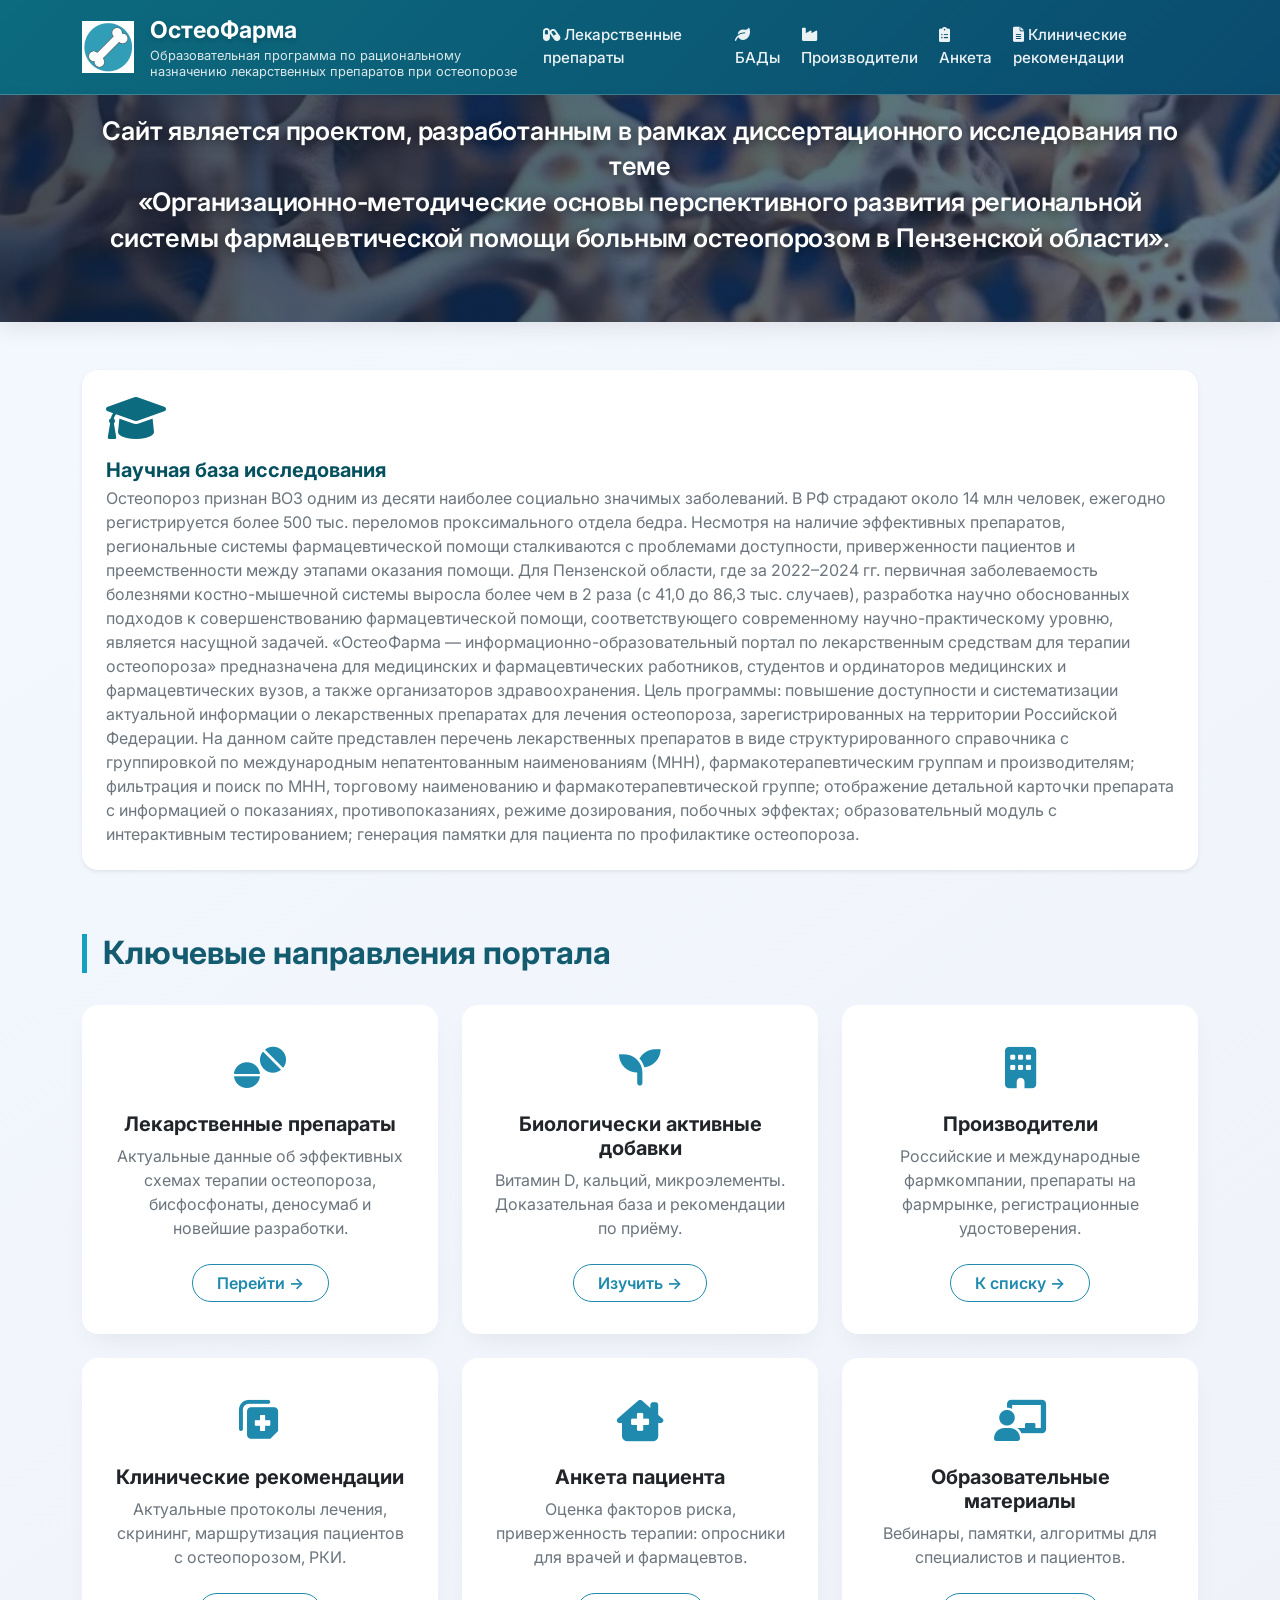
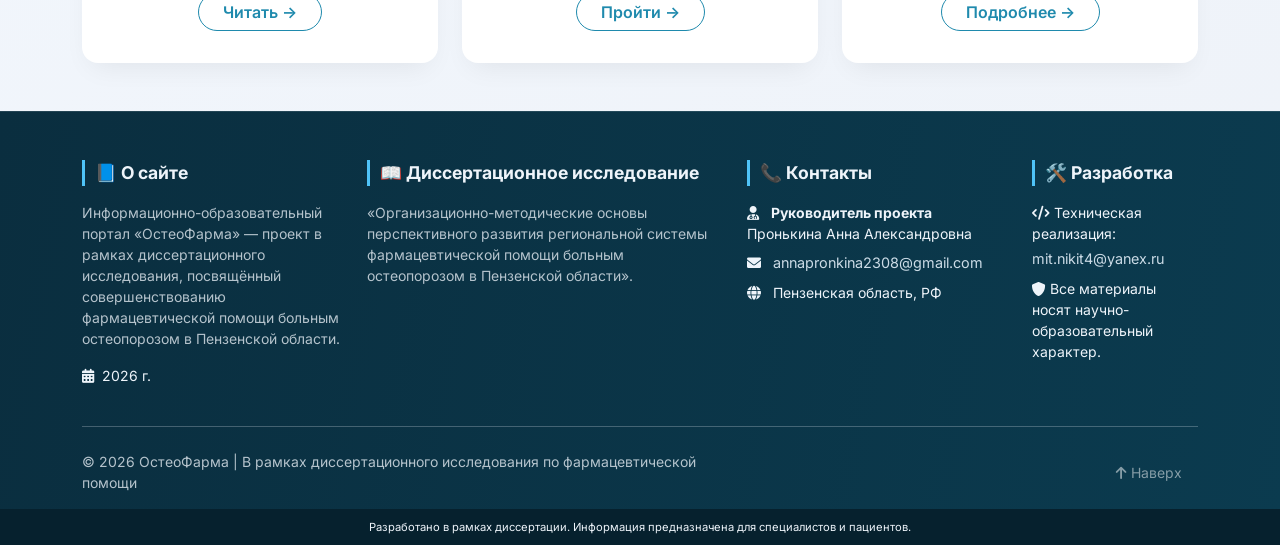
<file: index.html>
<!DOCTYPE html>
<html lang="ru">
<head>
    <meta charset="UTF-8">
    <meta name="viewport" content="width=device-width, initial-scale=1.0, viewport-fit=cover">
    <title>ОстеоФарма | Информационный портал по остеопорозу</title>
    <link href="https://cdn.jsdelivr.net/npm/bootstrap@5.3.8/dist/css/bootstrap.min.css" rel="stylesheet">
    <link href="https://fonts.googleapis.com/css2?family=Inter:opsz,wght@300;400;500;600;700&display=swap" rel="stylesheet">
    <link rel="stylesheet" href="https://cdnjs.cloudflare.com/ajax/libs/font-awesome/6.0.0-beta3/css/all.min.css">
    <link rel="stylesheet" href="styles.css">
</head>
<body>

    <header>
        <nav class="navbar navbar-expand-xl medical-navbar py-2">
            <div class="container">
                <a class="navbar-brand d-flex align-items-center text-white text-decoration-none gap-3" href="base.html">
                    <img src="images/logo.png" alt="ОстеоФарма логотип" class="logo-img" onerror="this.src='https://placehold.co/60x60?text=OF'">
                    <div class="text-start">
                        <span class="site-title d-block">ОстеоФарма</span>
                        <small class="site-subtitle d-block">Образовательная программа по рациональному<br> назначению лекарственных препаратов при остеопорозе</small>
                    </div>
                </a>
                <button class="navbar-toggler" type="button" data-bs-toggle="collapse" data-bs-target="#navbarMain">
                    <span class="navbar-toggler-icon"></span>
                </button>
                <div class="collapse navbar-collapse" id="navbarMain">
                    <ul class="navbar-nav ms-auto mb-2 mb-lg-0 align-items-center">
                        <li class="nav-item"><a class="nav-link" href="#" data-page="medicinal-products"><i class="fas fa-capsules"></i> Лекарственные препараты</a></li>
                        <li class="nav-item"><a class="nav-link" href="#" data-page="supplements"><i class="fas fa-leaf"></i> БАДы</a></li>
                        <li class="nav-item"><a class="nav-link" href="#" data-page="makers"><i class="fas fa-industry"></i> Производители</a></li>
                        <li class="nav-item"><a class="nav-link" href="#" data-page="questionnaire"><i class="fas fa-clipboard-list"></i> Анкета</a></li>
                        <li class="nav-item"><a class="nav-link" href="#" data-page="clinical-recommendations"><i class="fas fa-file-alt"></i> Клинические рекомендации</a></li>
                    </ul>
                </div>
            </div>
        </nav>
    </header>

    <main>
        <div class="hero-banner">
            <img src="images/screensaver.jpg" alt="Медицинский баннер остеопороз" class="hero-image" onerror="this.src='https://placehold.co/1200x400?text=Остеопороз+диссертация'">
            <div class="hero-overlay"></div>
            <div class="hero-text text-center">
                <div class="container">
                    <p class="mb-5 fw-semibold">
                        <i class="me-2 opacity-75"></i> 
                        Сайт является проектом, <br> разработанным в рамках диссертационного исследования по теме <br>
                        «Организационно-методические основы перспективного развития региональной системы фармацевтической помощи больным остеопорозом в Пензенской области».
                        <i class="ms-2 opacity-75"></i>
                    </p>
                </div>
            </div>
        </div>

        <content>
            <!-- Сюда будет вставлена информация из фрагментов -->
        </content>

        <!-- Блок с карточками – 6 штук, всегда виден -->
        <div class="container py-3" id="mainCards">
            <h2 class="section-title">Ключевые направления портала</h2>
            <div class="row g-4">
                <div class="col-md-6 col-lg-4">
                    <div class="card resource-card p-3 h-100 rounded-4">
                        <div class="card-body text-center">
                            <div class="card-icon"><i class="fas fa-tablets"></i></div>
                            <h5 class="card-title fw-bold">Лекарственные препараты</h5>
                            <p class="card-text text-secondary">Актуальные данные об эффективных схемах терапии остеопороза, бисфосфонаты, деносумаб и новейшие разработки.</p>
                            <a href="#" class="btn btn-outline-med mt-2 px-4" data-page="medicinal-products">Перейти →</a>
                        </div>
                    </div>
                </div>
                <div class="col-md-6 col-lg-4">
                    <div class="card resource-card p-3 h-100 rounded-4">
                        <div class="card-body text-center">
                            <div class="card-icon"><i class="fas fa-seedling"></i></div>
                            <h5 class="card-title fw-bold">Биологически активные добавки</h5>
                            <p class="card-text text-secondary">Витамин D, кальций, микроэлементы. Доказательная база и рекомендации по приёму.</p>
                            <a href="#" class="btn btn-outline-med mt-2 px-4" data-page="supplements">Изучить →</a>
                        </div>
                    </div>
                </div>
                <div class="col-md-6 col-lg-4">
                    <div class="card resource-card p-3 h-100 rounded-4">
                        <div class="card-body text-center">
                            <div class="card-icon"><i class="fas fa-building"></i></div>
                            <h5 class="card-title fw-bold">Производители</h5>
                            <p class="card-text text-secondary">Российские и международные фармкомпании, препараты на фармрынке, регистрационные удостоверения.</p>
                            <a href="#" class="btn btn-outline-med mt-2 px-4" data-page="makers">К списку →</a>
                        </div>
                    </div>
                </div>
                <div class="col-md-6 col-lg-4">
                    <div class="card resource-card p-3 h-100 rounded-4">
                        <div class="card-body text-center">
                            <div class="card-icon"><i class="fas fa-notes-medical"></i></div>
                            <h5 class="card-title fw-bold">Клинические рекомендации</h5>
                            <p class="card-text text-secondary">Актуальные протоколы лечения, скрининг, маршрутизация пациентов с остеопорозом, РКИ.</p>
                            <a href="#" class="btn btn-outline-med mt-2 px-4" data-page="clinical-recommendations">Читать →</a>
                        </div>
                    </div>
                </div>
                <div class="col-md-6 col-lg-4">
                    <div class="card resource-card p-3 h-100 rounded-4">
                        <div class="card-body text-center">
                            <div class="card-icon"><i class="fas fa-clinic-medical"></i></div>
                            <h5 class="card-title fw-bold">Анкета пациента</h5>
                            <p class="card-text text-secondary">Оценка факторов риска, приверженность терапии: опросники для врачей и фармацевтов.</p>
                            <a href="#" class="btn btn-outline-med mt-2 px-4" data-page="questionnaire">Пройти →</a>
                        </div>
                    </div>
                </div>
                <div class="col-md-6 col-lg-4">
                    <div class="card resource-card p-3 h-100 rounded-4">
                        <div class="card-body text-center">
                            <div class="card-icon"><i class="fas fa-chalkboard-user"></i></div>
                            <h5 class="card-title fw-bold">Образовательные материалы</h5>
                            <p class="card-text text-secondary">Вебинары, памятки, алгоритмы для специалистов и пациентов.</p>
                            <a href="#" class="btn btn-outline-med mt-2 px-4" data-page="materials">Подробнее →</a>
                        </div>
                    </div>
                </div>
            </div>
        </div>
    </main>

    <footer class="footer-gradient">
        <div class="container pt-5 pb-3">
            <div class="row gy-4">
                <div class="col-md-3 col-sm-6">
                    <div class="footer-title">📘 О сайте</div>
                    <p class="small opacity-75">Информационно-образовательный портал «ОстеоФарма» — проект в рамках диссертационного исследования, посвящённый совершенствованию фармацевтической помощи больным остеопорозом в Пензенской области.</p>
                    <p class="small mt-2"><i class="fas fa-calendar-alt me-1"></i> 2026 г.</p>
                </div>
                <div class="col-md-4 col-sm-6">
                    <div class="footer-title">📖 Диссертационное исследование</div>
                    <p class="small opacity-75">«Организационно-методические основы перспективного развития региональной системы фармацевтической помощи больным остеопорозом в Пензенской области».</p>
                </div>
                <div class="col-md-3 col-sm-6">
                    <div class="footer-title">📞 Контакты</div>
                    <ul class="list-unstyled small">
                        <li class="mb-2"><i class="fas fa-user-md me-2"></i> <strong>Руководитель проекта</strong><br>Пронькина Анна Александровна</li>
                        <li class="mb-2"><i class="fas fa-envelope me-2"></i> <a href="mailto:annapronkina2308@gmail.com" class="footer-link">annapronkina2308@gmail.com</a></li>
                        <li class="mb-2"><i class="fas fa-globe me-2"></i> Пензенская область, РФ</li>
                    </ul>
                </div>
                <div class="col-md-2 col-sm-6">
                    <div class="footer-title">🛠️ Разработка</div>
                    <p class="small mb-1"><i class="fas fa-code"></i> Техническая реализация:</p>
                    <a href="mailto:annapronkina2308@gmail.com" class="footer-link d-block mb-2">mit.nikit4@yanex.ru</a>
                    <p class="small mt-2"><i class="fas fa-shield-alt"></i> Все материалы носят научно-образовательный характер.</p>
                </div>
            </div>
            <hr class="my-4 opacity-25">
            <div class="row align-items-center">
                <div class="col-md-7 text-center text-md-start">
                    <p class="small mb-0 opacity-75">© 2026 ОстеоФарма | В рамках диссертационного исследования по фармацевтической помощи</p>
                </div>
                <div class="col-md-5 text-center text-md-end">
                    <a href="#" class="text-white-50 text-decoration-none small me-3"><i class="fas fa-arrow-up"></i> Наверх</a>
                </div>
            </div>
        </div>
        <div class="footer-copy py-2 text-center">
            <span class="small">Разработано в рамках диссертации. Информация предназначена для специалистов и пациентов.</span>
        </div>
    </footer>

    <script src="https://cdn.jsdelivr.net/npm/bootstrap@5.3.8/dist/js/bootstrap.bundle.min.js"></script>
    <script src="scripts.js"></script>
</body>
</html>
</file>
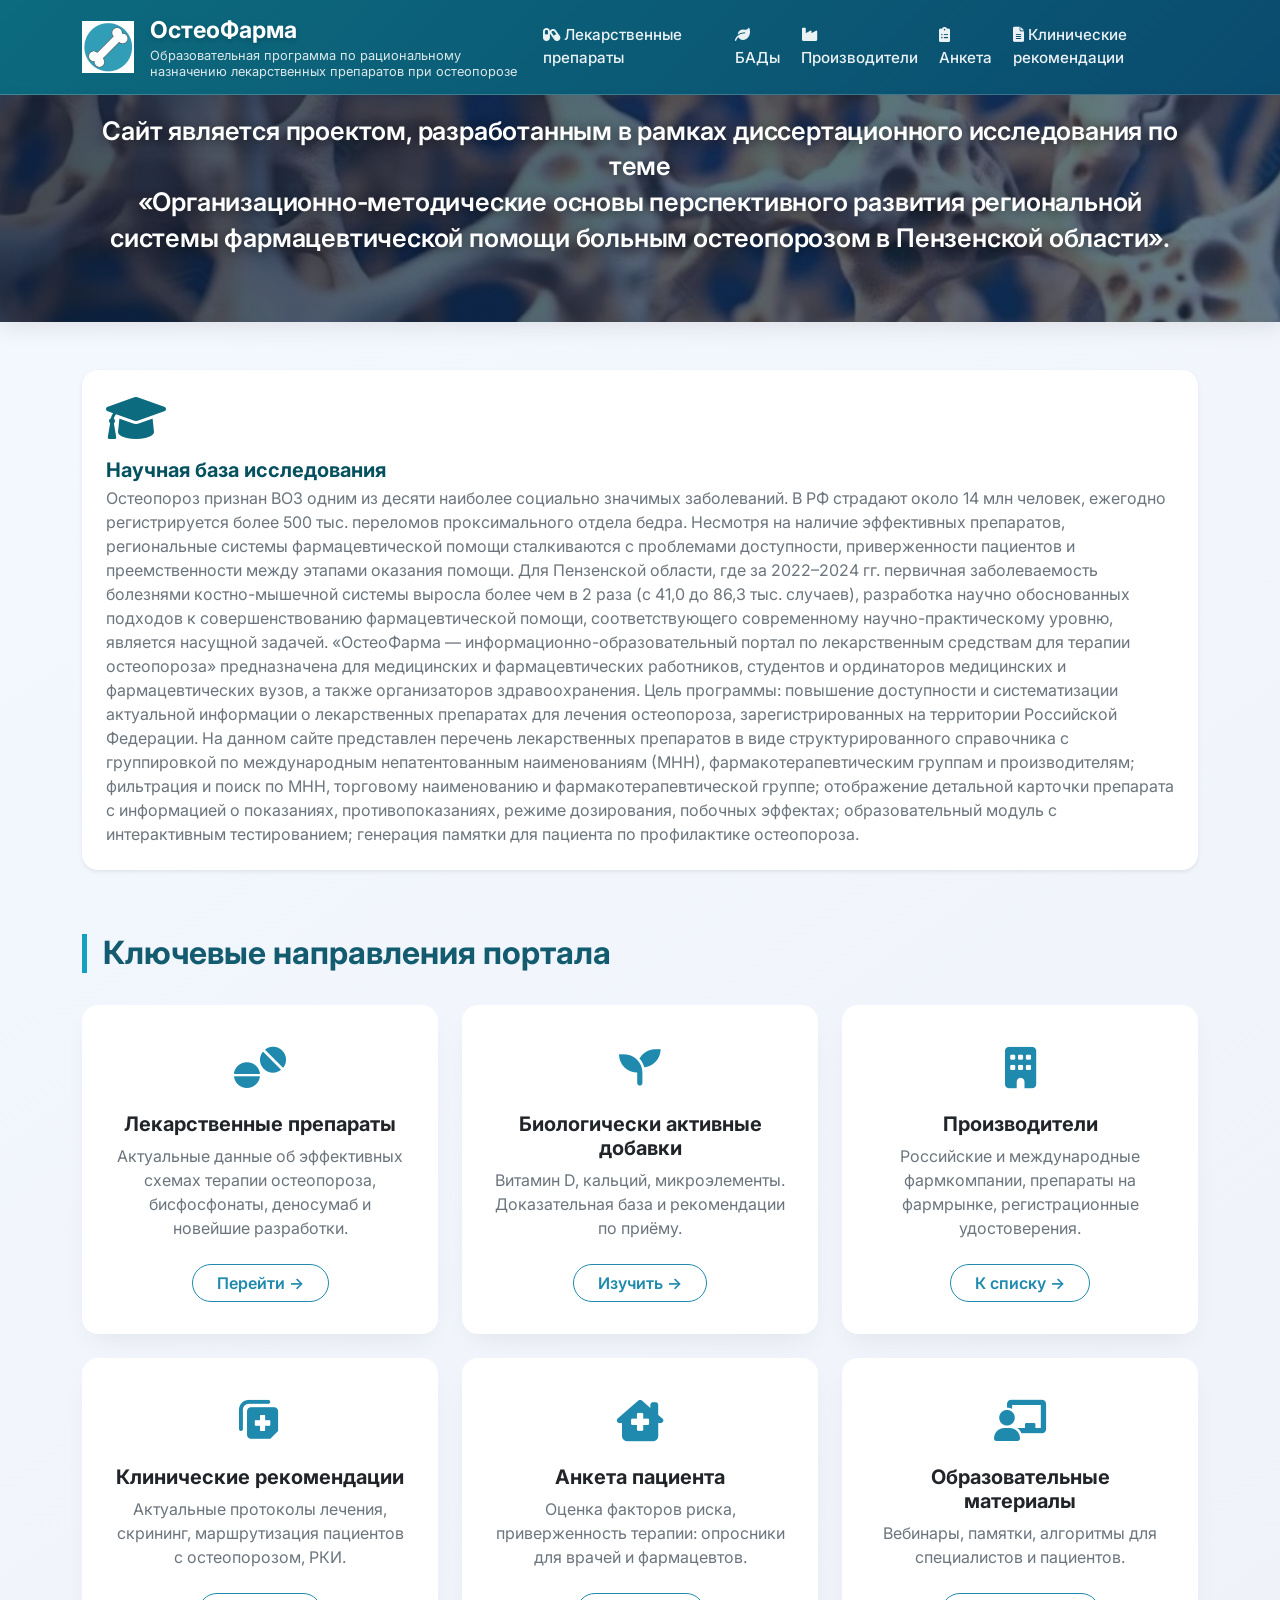
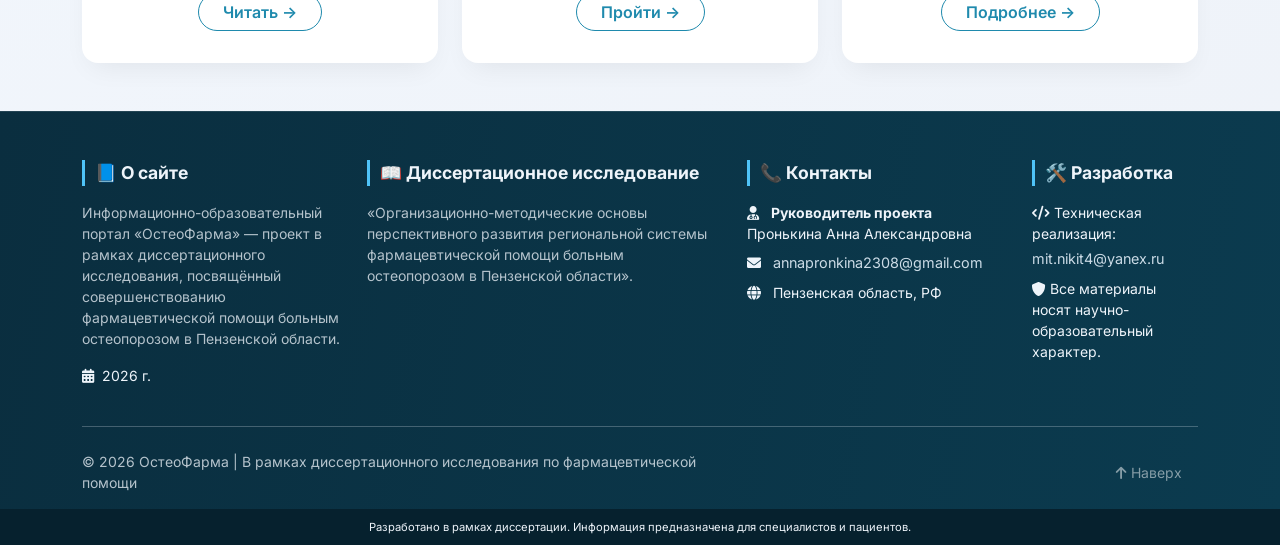
<file: base.html>
<!DOCTYPE html>
<html lang="ru">
<head>
    <meta charset="UTF-8">
    <meta name="viewport" content="width=device-width, initial-scale=1.0, viewport-fit=cover">
    <title>ОстеоФарма | Информационный портал по остеопорозу</title>
    <link href="https://cdn.jsdelivr.net/npm/bootstrap@5.3.8/dist/css/bootstrap.min.css" rel="stylesheet">
    <link href="https://fonts.googleapis.com/css2?family=Inter:opsz,wght@300;400;500;600;700&display=swap" rel="stylesheet">
    <link rel="stylesheet" href="https://cdnjs.cloudflare.com/ajax/libs/font-awesome/6.0.0-beta3/css/all.min.css">
    <link rel="stylesheet" href="styles.css">
</head>
<body>

    <header>
        <nav class="navbar navbar-expand-xl medical-navbar py-2">
            <div class="container">
                <a class="navbar-brand d-flex align-items-center text-white text-decoration-none gap-3" href="base.html">
                    <img src="images/logo.png" alt="ОстеоФарма логотип" class="logo-img" onerror="this.src='https://placehold.co/60x60?text=OF'">
                    <div class="text-start">
                        <span class="site-title d-block">ОстеоФарма</span>
                        <small class="site-subtitle d-block">Образовательная программа по рациональному<br> назначению лекарственных препаратов при остеопорозе</small>
                    </div>
                </a>
                <button class="navbar-toggler" type="button" data-bs-toggle="collapse" data-bs-target="#navbarMain">
                    <span class="navbar-toggler-icon"></span>
                </button>
                <div class="collapse navbar-collapse" id="navbarMain">
                    <ul class="navbar-nav ms-auto mb-2 mb-lg-0 align-items-center">
                        <li class="nav-item"><a class="nav-link" href="#" data-page="medicinal-products"><i class="fas fa-capsules"></i> Лекарственные препараты</a></li>
                        <li class="nav-item"><a class="nav-link" href="#" data-page="supplements"><i class="fas fa-leaf"></i> БАДы</a></li>
                        <li class="nav-item"><a class="nav-link" href="#" data-page="makers"><i class="fas fa-industry"></i> Производители</a></li>
                        <li class="nav-item"><a class="nav-link" href="#" data-page="questionnaire"><i class="fas fa-clipboard-list"></i> Анкета</a></li>
                        <li class="nav-item"><a class="nav-link" href="#" data-page="clinical-recommendations"><i class="fas fa-file-alt"></i> Клинические рекомендации</a></li>
                    </ul>
                </div>
            </div>
        </nav>
    </header>

    <main>
        <div class="hero-banner">
            <img src="images/screensaver.jpg" alt="Медицинский баннер остеопороз" class="hero-image" onerror="this.src='https://placehold.co/1200x400?text=Остеопороз+диссертация'">
            <div class="hero-overlay"></div>
            <div class="hero-text text-center">
                <div class="container">
                    <p class="mb-5 fw-semibold">
                        <i class="me-2 opacity-75"></i> 
                        Сайт является проектом, <br> разработанным в рамках диссертационного исследования по теме <br>
                        «Организационно-методические основы перспективного развития региональной системы фармацевтической помощи больным остеопорозом в Пензенской области».
                        <i class="ms-2 opacity-75"></i>
                    </p>
                </div>
            </div>
        </div>

        <content>
            <!-- Сюда будет вставлена информация из фрагментов -->
        </content>

        <!-- Блок с карточками – 6 штук, всегда виден -->
        <div class="container py-3" id="mainCards">
            <h2 class="section-title">Ключевые направления портала</h2>
            <div class="row g-4">
                <div class="col-md-6 col-lg-4">
                    <div class="card resource-card p-3 h-100 rounded-4">
                        <div class="card-body text-center">
                            <div class="card-icon"><i class="fas fa-tablets"></i></div>
                            <h5 class="card-title fw-bold">Лекарственные препараты</h5>
                            <p class="card-text text-secondary">Актуальные данные об эффективных схемах терапии остеопороза, бисфосфонаты, деносумаб и новейшие разработки.</p>
                            <a href="#" class="btn btn-outline-med mt-2 px-4" data-page="medicinal-products">Перейти →</a>
                        </div>
                    </div>
                </div>
                <div class="col-md-6 col-lg-4">
                    <div class="card resource-card p-3 h-100 rounded-4">
                        <div class="card-body text-center">
                            <div class="card-icon"><i class="fas fa-seedling"></i></div>
                            <h5 class="card-title fw-bold">Биологически активные добавки</h5>
                            <p class="card-text text-secondary">Витамин D, кальций, микроэлементы. Доказательная база и рекомендации по приёму.</p>
                            <a href="#" class="btn btn-outline-med mt-2 px-4" data-page="supplements">Изучить →</a>
                        </div>
                    </div>
                </div>
                <div class="col-md-6 col-lg-4">
                    <div class="card resource-card p-3 h-100 rounded-4">
                        <div class="card-body text-center">
                            <div class="card-icon"><i class="fas fa-building"></i></div>
                            <h5 class="card-title fw-bold">Производители</h5>
                            <p class="card-text text-secondary">Российские и международные фармкомпании, препараты на фармрынке, регистрационные удостоверения.</p>
                            <a href="#" class="btn btn-outline-med mt-2 px-4" data-page="makers">К списку →</a>
                        </div>
                    </div>
                </div>
                <div class="col-md-6 col-lg-4">
                    <div class="card resource-card p-3 h-100 rounded-4">
                        <div class="card-body text-center">
                            <div class="card-icon"><i class="fas fa-notes-medical"></i></div>
                            <h5 class="card-title fw-bold">Клинические рекомендации</h5>
                            <p class="card-text text-secondary">Актуальные протоколы лечения, скрининг, маршрутизация пациентов с остеопорозом, РКИ.</p>
                            <a href="#" class="btn btn-outline-med mt-2 px-4" data-page="clinical-recommendations">Читать →</a>
                        </div>
                    </div>
                </div>
                <div class="col-md-6 col-lg-4">
                    <div class="card resource-card p-3 h-100 rounded-4">
                        <div class="card-body text-center">
                            <div class="card-icon"><i class="fas fa-clinic-medical"></i></div>
                            <h5 class="card-title fw-bold">Анкета пациента</h5>
                            <p class="card-text text-secondary">Оценка факторов риска, приверженность терапии: опросники для врачей и фармацевтов.</p>
                            <a href="#" class="btn btn-outline-med mt-2 px-4" data-page="questionnaire">Пройти →</a>
                        </div>
                    </div>
                </div>
                <div class="col-md-6 col-lg-4">
                    <div class="card resource-card p-3 h-100 rounded-4">
                        <div class="card-body text-center">
                            <div class="card-icon"><i class="fas fa-chalkboard-user"></i></div>
                            <h5 class="card-title fw-bold">Образовательные материалы</h5>
                            <p class="card-text text-secondary">Вебинары, памятки, алгоритмы для специалистов и пациентов.</p>
                            <a href="#" class="btn btn-outline-med mt-2 px-4" data-page="materials">Подробнее →</a>
                        </div>
                    </div>
                </div>
            </div>
        </div>
    </main>

    <footer class="footer-gradient">
        <div class="container pt-5 pb-3">
            <div class="row gy-4">
                <div class="col-md-3 col-sm-6">
                    <div class="footer-title">📘 О сайте</div>
                    <p class="small opacity-75">Информационно-образовательный портал «ОстеоФарма» — проект в рамках диссертационного исследования, посвящённый совершенствованию фармацевтической помощи больным остеопорозом в Пензенской области.</p>
                    <p class="small mt-2"><i class="fas fa-calendar-alt me-1"></i> 2026 г.</p>
                </div>
                <div class="col-md-4 col-sm-6">
                    <div class="footer-title">📖 Диссертационное исследование</div>
                    <p class="small opacity-75">«Организационно-методические основы перспективного развития региональной системы фармацевтической помощи больным остеопорозом в Пензенской области».</p>
                </div>
                <div class="col-md-3 col-sm-6">
                    <div class="footer-title">📞 Контакты</div>
                    <ul class="list-unstyled small">
                        <li class="mb-2"><i class="fas fa-user-md me-2"></i> <strong>Руководитель проекта</strong><br>Пронькина Анна Александровна</li>
                        <li class="mb-2"><i class="fas fa-envelope me-2"></i> <a href="mailto:annapronkina2308@gmail.com" class="footer-link">annapronkina2308@gmail.com</a></li>
                        <li class="mb-2"><i class="fas fa-globe me-2"></i> Пензенская область, РФ</li>
                    </ul>
                </div>
                <div class="col-md-2 col-sm-6">
                    <div class="footer-title">🛠️ Разработка</div>
                    <p class="small mb-1"><i class="fas fa-code"></i> Техническая реализация:</p>
                    <a href="mailto:annapronkina2308@gmail.com" class="footer-link d-block mb-2">mit.nikit4@yanex.ru</a>
                    <p class="small mt-2"><i class="fas fa-shield-alt"></i> Все материалы носят научно-образовательный характер.</p>
                </div>
            </div>
            <hr class="my-4 opacity-25">
            <div class="row align-items-center">
                <div class="col-md-7 text-center text-md-start">
                    <p class="small mb-0 opacity-75">© 2026 ОстеоФарма | В рамках диссертационного исследования по фармацевтической помощи</p>
                </div>
                <div class="col-md-5 text-center text-md-end">
                    <a href="#" class="text-white-50 text-decoration-none small me-3"><i class="fas fa-arrow-up"></i> Наверх</a>
                </div>
            </div>
        </div>
        <div class="footer-copy py-2 text-center">
            <span class="small">Разработано в рамках диссертации. Информация предназначена для специалистов и пациентов.</span>
        </div>
    </footer>

    <script src="https://cdn.jsdelivr.net/npm/bootstrap@5.3.8/dist/js/bootstrap.bundle.min.js"></script>
    <script src="scripts.js"></script>
</body>
</html>
</file>
<file: styles.css>
/* styles.css – единые стили для всего портала */
* {
    margin: 0;
    padding: 0;
    box-sizing: border-box;
}

body {
    font-family: 'Inter', sans-serif;
    background: linear-gradient(145deg, #f4f9ff 0%, #eef2f8 100%);
    color: #1a2c3e;
    display: flex;
    flex-direction: column;
    min-height: 100vh;
}

main {
    flex: 1;
}

/* Навбар */
.medical-navbar {
    background: linear-gradient(135deg, #0c6b7e 0%, #0a4b6e 100%);
    box-shadow: 0 10px 25px -8px rgba(0, 0, 0, 0.2);
    border-bottom: 1px solid rgba(255, 255, 255, 0.2);
}

.navbar-brand .logo-img {
    width: 52px;
    transition: transform 0.2s;
}
.navbar-brand:hover .logo-img {
    transform: scale(1.02);
}

.navbar-brand .site-title {
    font-size: 1.45rem;
    font-weight: 700;
    color: white;
    text-shadow: 0 2px 5px rgba(0, 0, 0, 0.2);
}
.navbar-brand .site-subtitle {
    font-size: 0.8rem;
    color: rgba(255, 255, 255, 0.85) !important;
    line-height: 1.3;
}

.medical-navbar .nav-link {
    color: rgba(255, 255, 255, 0.92) !important;
    font-weight: 500;
    margin: 0 0.15rem;
    padding: 0.6rem 1rem;
    border-radius: 40px;
    transition: all 0.25s;
    font-size: 0.95rem;
}
.medical-navbar .nav-link:hover {
    background: rgba(255, 255, 255, 0.22);
    transform: translateY(-2px);
    backdrop-filter: blur(2px);
}

/* Hero-блок (общий для всех страниц) */
.hero-banner {
    position: relative;
    width: 100%;
    background-color: #0a2f44;
    overflow: hidden;
    box-shadow: 0 8px 20px rgba(0, 0, 0, 0.08);
}
.hero-image {
    width: 100%;
    max-height: 360px;
    object-fit: cover;
    object-position: center 30%;
    display: block;
}
@media (max-width: 991px) {
    .hero-image { max-height: 280px; object-position: center 35%; }
}
@media (max-width: 576px) {
    .hero-image { max-height: 220px; object-position: center 40%; }
}
.hero-overlay {
    position: absolute;
    top: 0;
    left: 0;
    width: 100%;
    height: 100%;
    background: linear-gradient(90deg, rgba(6, 35, 55, 0.75) 0%, rgba(0, 55, 75, 0.6) 100%);
}
.hero-text {
    position: absolute;
    top: 50%;
    left: 50%;
    transform: translate(-50%, -50%);
    width: 100%;
    padding: 1rem 2rem;
    text-align: center;
    color: white;
    text-shadow: 0 2px 12px rgba(0, 0, 0, 0.5);
    pointer-events: none; /* чтобы текст не мешал возможным кликам по баннеру */
    z-index: 2;
}
.hero-text p {
    font-size: 1.6rem;      /* увеличенный размер */
    font-weight: 600;
    line-height: 1.4;
    max-width: 1100px;
    margin: 0 auto;
    letter-spacing: -0.2px;
}
@media (max-width: 768px) {
    .hero-text p { font-size: 1.1rem; padding: 0 0.5rem; }
    .hero-text { padding: 1rem 1.2rem; }
}
@media (max-width: 480px) {
    .hero-text p { font-size: 0.7rem; }
}
@media (max-width: 576px) {
    .hero-text p {
        font-size: 0.9rem;
        line-height: 1.3;
    }
}
/* Карточки и секции */
.section-title {
    font-weight: 700;
    color: #135b6e;
    border-left: 5px solid #14a0c1;
    padding-left: 1rem;
    margin-bottom: 2rem;
}
.resource-card {
    border: none;
    border-radius: 24px;
    background: white;
    box-shadow: 0 12px 28px -10px rgba(0, 0, 0, 0.08);
    transition: transform 0.2s, box-shadow 0.3s;
    cursor: pointer;
    height: 100%;
}
.resource-card:hover {
    transform: translateY(-8px);
    box-shadow: 0 20px 30px -12px rgba(0, 100, 120, 0.25);
}
.resource-card .card-icon {
    font-size: 2.6rem;
    color: #1f8aad;
    margin-bottom: 0.8rem;
}
.btn-outline-med {
    border-radius: 60px;
    border: 1.5px solid #1f8aad;
    color: #1f8aad;
    font-weight: 600;
    transition: 0.2s;
}
.btn-outline-med:hover {
    background: #1f8aad;
    color: white;
    box-shadow: 0 5px 12px rgba(31, 138, 173, 0.3);
}

/* Таблицы (общие стили) */
.med-table-wrapper {
    width: 100%;
    overflow-x: auto;
    border-radius: 20px;
    margin: 1.5rem 0;
    box-shadow: 0 0 0 1px rgba(0,0,0,0.03), 0 4px 12px rgba(0,0,0,0.05);
    background: white;
}
.med-table {
    width: 100%;
    table-layout: fixed;
    border-collapse: collapse;
    font-size: 13px;
    background: white;
}
.med-table th {
    background: #1f4e6e;
    color: white;
    font-weight: 600;
    font-size: 0.8rem;
    padding: 14px 8px;
    border-right: 1px solid #2f6683;
    text-align: center;
    vertical-align: middle;
}
.med-table td {
    border: 1px solid #e2e8f0;
    padding: 12px 8px;
    vertical-align: top;
    background: #fff;
    color: #1e2f3f;
    line-height: 1.4;
    word-break: break-word;
}
.med-table tr.section-header td {
    background: #d9eaf3;
    font-weight: 700;
    font-size: 0.9rem;
    color: #0a3b4f;
    border-bottom: 2px solid #bdd4e2;
}
.med-table tbody tr:nth-child(even) td {
    background-color: #fafcfd;
}
.search-bar {
    background: white;
    border-radius: 60px;
    padding: 0.5rem 1rem;
    box-shadow: 0 2px 10px rgba(0,0,0,0.05);
    border: 1px solid #dee2e6;
}
.search-bar:focus-within {
    border-color: #1f8aad;
    box-shadow: 0 0 0 0.2rem rgba(31,138,173,0.25);
}
.btn-clear {
    border-radius: 50px;
    background: #e9ecef;
    color: #495057;
    transition: 0.2s;
}
.btn-clear:hover {
    background: #dee2e6;
    color: #212529;
}

/* Слайдер презентации */
.slide-container {
    position: relative;
    width: 100%;
    border-radius: 20px;
    overflow: hidden;
    box-shadow: 0 4px 12px rgba(0,0,0,0.1);
    background: #f8fafc;
}
.slides {
    display: flex;
    transition: transform 0.5s ease-in-out;
}
.slide {
    flex: 0 0 100%;
    text-align: center;
    padding: 20px;
    background: #fff;
}
.slide img {
    max-width: 100%;
    max-height: 60vh;
    object-fit: contain;
    border-radius: 12px;
}
.slide-caption {
    margin-top: 15px;
    font-size: 0.9rem;
    color: #2c5a6e;
    font-weight: 500;
}
.slider-btn {
    position: absolute;
    top: 50%;
    transform: translateY(-50%);
    background: rgba(31,138,173,0.7);
    color: white;
    border: none;
    width: 40px;
    height: 40px;
    border-radius: 50%;
    cursor: pointer;
    z-index: 10;
    display: flex;
    align-items: center;
    justify-content: center;
}
.slider-btn:hover {
    background: #1f8aad;
}
.prev { left: 15px; }
.next { right: 15px; }
.dots {
    text-align: center;
    padding: 12px 0;
}
.dot {
    display: inline-block;
    width: 12px;
    height: 12px;
    margin: 0 5px;
    background-color: #cbd5e1;
    border-radius: 50%;
    cursor: pointer;
}
.dot.active {
    background-color: #1f8aad;
    transform: scale(1.2);
}

/* Футер */
.footer-gradient {
    background: linear-gradient(100deg, #0a2e3f 0%, #0b3b4f 100%);
    color: #eef4fa;
    border-top: 1px solid rgba(255,255,255,0.1);
    margin-top: 2rem;
}
.footer-link {
    color: #cbdbe6;
    text-decoration: none;
    transition: 0.2s;
    font-size: 0.9rem;
}
.footer-link:hover {
    color: white;
    text-decoration: underline;
    padding-left: 4px;
}
.footer-title {
    font-weight: 700;
    font-size: 1.1rem;
    border-left: 3px solid #4fc3f7;
    padding-left: 10px;
    margin-bottom: 1rem;
}
.footer-copy {
    background: #06212e;
    font-size: 0.8rem;
}

/* Утилиты */
.bg-soft-wave {
    background: url('data:image/svg+xml;utf8,<svg xmlns="http://www.w3.org/2000/svg" viewBox="0 0 1440 320"><path fill="%23e2f0f9" fill-opacity="0.3" d="M0,160L48,176C96,192,192,224,288,208C384,192,480,128,576,122.7C672,117,768,171,864,197.3C960,224,1056,224,1152,202.7C1248,181,1344,139,1392,117.3L1440,96L1440,320L1392,320C1344,320,1248,320,1152,320C1056,320,960,320,864,320C768,320,672,320,576,320C480,320,384,320,288,320C192,320,96,320,48,320L0,320Z"></path></svg>') no-repeat bottom;
    background-size: cover;
}
::-webkit-scrollbar {
    width: 8px;
    height: 8px;
}
::-webkit-scrollbar-track {
    background: #d9e2e8;
    border-radius: 10px;
}
::-webkit-scrollbar-thumb {
    background: #1f8aad;
    border-radius: 10px;
}
.pdf-container iframe {
    width: 100%;
    height: 100%;
    border: none;
}
</file>
